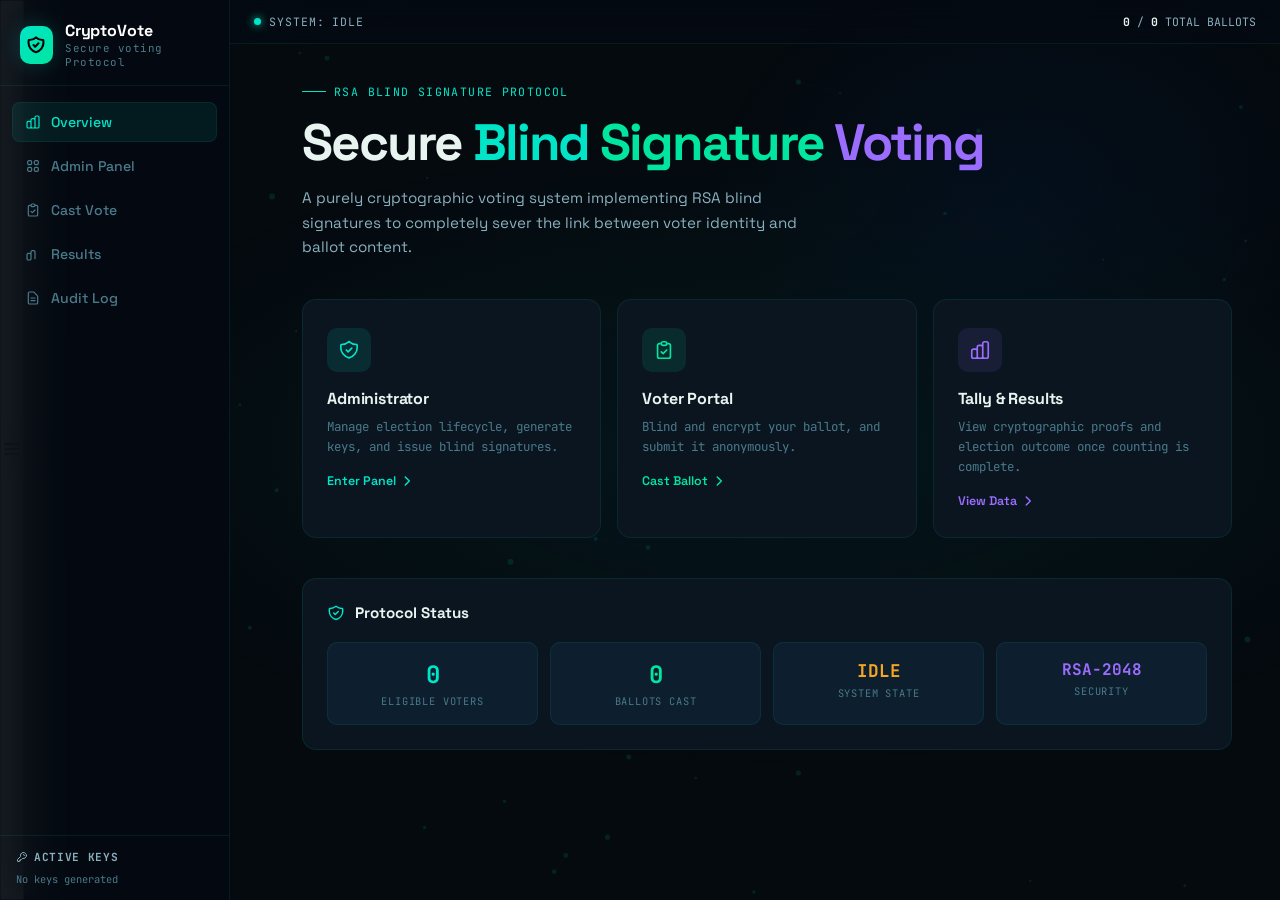
<file: index.html>
<!DOCTYPE html>
<html lang="en">
  <head>
    <meta charset="UTF-8" />
    <meta
      name="viewport"
      content="width=device-width, initial-scale=1.0, viewport-fit=cover"
    />
    <title>CryptoVote · Secure Blind Signature Voting</title>
    <link
      href="https://fonts.googleapis.com/css2?family=Space+Grotesk:wght@300;400;500;600;700&family=JetBrains+Mono:wght@400;500;700&display=swap"
      rel="stylesheet"
    />
    <link rel="stylesheet" href="css/style.css" />
  </head>
  <body>
    <!-- Animated network background -->
    <canvas id="network-canvas"></canvas>

    <div id="app-shell">
     <button id="menu-toggle" onclick="document.getElementById('sidebar').classList.toggle('open'); document.getElementById('sidebar-overlay').classList.toggle('open')">
  <svg width="20" height="20" fill="none" stroke="currentColor" viewBox="0 0 24 24" stroke-width="2">
    <path stroke-linecap="round" stroke-linejoin="round" d="M4 6h16M4 12h16M4 18h16"/>
  </svg>
</button>
<div id="sidebar-overlay" onclick="document.getElementById('sidebar').classList.remove('open'); this.classList.remove('open')"></div>
<div id="sidebar-overlay" onclick="document.getElementById('sidebar').classList.remove('open')"></div>
      <!-- Sidebar -->
      <aside id="sidebar">
        <div class="sidebar-brand">
          <div class="brand-icon">
            <svg
              width="20"
              height="20"
              fill="none"
              stroke="#000"
              viewBox="0 0 24 24"
              stroke-width="2.5"
            >
              <path
                stroke-linecap="round"
                stroke-linejoin="round"
                d="M9 12l2 2 4-4m5.618-4.016A11.955 11.955 0 0112 2.944a11.955 11.955 0 01-8.618 3.04A12.02 12.02 0 003 9c0 5.591 3.824 10.29 9 11.622 5.176-1.332 9-6.03 9-11.622 0-1.042-.133-2.052-.382-3.016z"
              />
            </svg>
          </div>
          <div>
            <div class="brand-name">CryptoVote</div>
            <div class="brand-sub">Secure voting Protocol</div>
          </div>
        </div>

        <nav class="sidebar-nav" id="sidebar-nav"></nav>

        <div class="sidebar-keys" id="sidebar-keys">
          <div class="sidebar-keys-title">
            <svg
              width="12"
              height="12"
              fill="none"
              stroke="currentColor"
              viewBox="0 0 24 24"
              stroke-width="2"
            >
              <path
                stroke-linecap="round"
                stroke-linejoin="round"
                d="M15 7a2 2 0 012 2m4 0a6 6 0 01-7.743 5.743L11 17H9v2H7v2H4a1 1 0 01-1-1v-2.586a1 1 0 01.293-.707l5.964-5.964A6 6 0 1121 9z"
              />
            </svg>
            Active Keys
          </div>
          <div
            id="keys-display"
            style="color: var(--text-muted); font-size: 0.65rem"
          >
            No keys generated
          </div>
        </div>
      </aside>

      <!-- Top bar -->
      <div id="top-bar">
        <div style="display: flex; align-items: center">
          <span class="status-dot" id="state-dot"></span>
          <span class="status-label" id="state-label">SYSTEM: IDLE</span>
        </div>
        <div class="topbar-right">
          <span class="topbar-count"
            ><span id="tb-cast">0</span> / <span id="tb-total">0</span> TOTAL
            BALLOTS</span
          >
        </div>
      </div>

      <!-- Main -->
      <main id="main-content">
        <div id="page-content" class="page-inner"></div>
      </main>
    </div>

    <!-- JavaScript Modules -->
    <script src="js/utiles.js"></script>
    <script src="js/api.js"></script>
    <script src="js/pages/home.js"></script>
    <script src="js/pages/admin.js"></script>
    <script src="js/pages/vote.js"></script>
    <script src="js/pages/results.js"></script>
    <script src="js/pages/audit.js"></script>
    <script src="js/app.js"></script>
  </body>
</html>
</file>
<file: css/style.css>
:root {
  --bg: #050a0f;
  --bg2: #070d14;
  --surface: #0a1520;
  --surface2: #0d1e2e;
  --surface3: #112233;
  --border: rgba(0, 200, 180, 0.1);
  --border2: rgba(0, 200, 180, 0.2);
  --text: #e8f4f0;
  --text-muted: #4a7a8a;
  --text-dim: #8ab0bf;
  --cyan: #00e5c8;
  --cyan-dim: rgba(0, 229, 200, 0.08);
  --cyan-glow: rgba(0, 229, 200, 0.2);
  --green: #00e5a0;
  --green-dim: rgba(0, 229, 160, 0.08);
  --purple: #9b6dff;
  --purple-dim: rgba(155, 109, 255, 0.08);
  --amber: #f5a623;
  --amber-dim: rgba(245, 166, 35, 0.08);
  --red: #ff4060;
  --red-dim: rgba(255, 64, 96, 0.08);
  --mono: "JetBrains Mono", monospace;
  --sans: "Space Grotesk", sans-serif;
}

* {
  box-sizing: border-box;
  margin: 0;
  padding: 0;
}

body {
  font-family: var(--sans);
  background: var(--bg);
  color: var(--text);
  min-height: 100vh;
  -webkit-font-smoothing: antialiased;
  overflow-x: hidden;
}

/* Network grid background */
body::before {
  content: "";
  position: fixed;
  inset: 0;
  background-image: radial-gradient(
      ellipse 80% 50% at 60% 50%,
      rgba(0, 80, 80, 0.18) 0%,
      transparent 70%
    ),
    radial-gradient(
      ellipse 40% 40% at 80% 20%,
      rgba(0, 50, 120, 0.12) 0%,
      transparent 60%
    );
  pointer-events: none;
  z-index: 0;
}

/* SVG network pattern overlay */
#network-canvas {
  position: fixed;
  inset: 0;
  z-index: 0;
  opacity: 0.18;
  pointer-events: none;
}

#app-shell {
  display: flex;
  min-height: 100vh;
  position: relative;
  z-index: 1;
}

/* Sidebar */
#sidebar {
  width: 230px;
  flex-shrink: 0;
  background: rgba(5, 10, 18, 0.92);
  border-right: 1px solid var(--border);
  display: flex;
  flex-direction: column;
  position: fixed;
  top: 0;
  left: 0;
  bottom: 0;
  z-index: 30;
  backdrop-filter: blur(20px);
}

.sidebar-brand {
  padding: 20px 20px 16px;
  border-bottom: 1px solid var(--border);
  display: flex;
  align-items: center;
  gap: 12px;
}
.brand-icon {
  width: 38px;
  height: 38px;
  background: linear-gradient(135deg, var(--cyan), var(--green));
  border-radius: 10px;
  display: flex;
  align-items: center;
  justify-content: center;
  box-shadow: 0 0 20px var(--cyan-glow);
}
.brand-name {
  font-weight: 700;
  font-size: 1rem;
  letter-spacing: -0.01em;
  color: #fff;
}
.brand-sub {
  font-size: 0.68rem;
  font-family: var(--mono);
  color: var(--text-muted);
  letter-spacing: 0.05em;
}

.sidebar-nav {
  padding: 16px 12px;
  flex: 1;
  display: flex;
  flex-direction: column;
  gap: 4px;
}
.nav-item {
  display: flex;
  align-items: center;
  gap: 10px;
  padding: 10px 12px;
  border-radius: 8px;
  font-size: 0.88rem;
  font-weight: 500;
  color: var(--text-muted);
  cursor: pointer;
  transition: all 0.15s;
  border: 1px solid transparent;
  text-decoration: none;
}
.nav-item:hover {
  color: var(--text-dim);
  background: var(--surface);
}
.nav-item.active {
  color: var(--cyan);
  background: var(--cyan-dim);
  border-color: var(--border);
}
.nav-item svg {
  flex-shrink: 0;
}

.sidebar-keys {
  padding: 14px 16px;
  border-top: 1px solid var(--border);
  font-family: var(--mono);
  font-size: 0.68rem;
  color: var(--text-muted);
}
.sidebar-keys-title {
  display: flex;
  align-items: center;
  gap: 6px;
  color: var(--text-dim);
  font-weight: 700;
  font-size: 0.7rem;
  letter-spacing: 0.06em;
  text-transform: uppercase;
  margin-bottom: 8px;
}
.key-val {
  color: var(--cyan);
  margin-top: 3px;
}

/* Top status bar */
#top-bar {
  position: fixed;
  top: 0;
  left: 230px;
  right: 0;
  height: 44px;
  background: rgba(5, 10, 18, 0.9);
  border-bottom: 1px solid var(--border);
  display: flex;
  align-items: center;
  justify-content: space-between;
  padding: 0 24px;
  z-index: 20;
  backdrop-filter: blur(12px);
  font-family: var(--mono);
  font-size: 0.72rem;
}
.status-dot {
  width: 7px;
  height: 7px;
  border-radius: 50%;
  background: var(--cyan);
  box-shadow: 0 0 8px var(--cyan);
  display: inline-block;
  margin-right: 8px;
}
.status-dot.amber {
  background: var(--amber);
  box-shadow: 0 0 8px var(--amber);
}
.status-dot.red {
  background: var(--red);
  box-shadow: 0 0 8px var(--red);
}
.status-label {
  color: var(--text-dim);
  letter-spacing: 0.08em;
}

.topbar-right {
  display: flex;
  align-items: center;
  gap: 20px;
  color: var(--text-muted);
}
.topbar-count {
  color: var(--text-dim);
}
.topbar-count span {
  color: var(--text);
  font-weight: 700;
}

/* Main content */
#main-content {
  margin-left: 230px;
  padding-top: 44px;
  min-height: 100vh;
  flex: 1;
}
.page-inner {
  padding: 40px 48px;
  max-width: 1100px;
}

/* Cards */
.card {
  background: var(--surface);
  border: 1px solid var(--border);
  border-radius: 14px;
  padding: 24px;
}
.card-sm {
  padding: 18px;
}

/* Buttons */
.btn {
  display: inline-flex;
  align-items: center;
  gap: 8px;
  padding: 10px 20px;
  border-radius: 8px;
  font-size: 0.85rem;
  font-weight: 600;
  cursor: pointer;
  border: none;
  transition: all 0.15s;
  font-family: var(--sans);
  letter-spacing: 0.01em;
  text-decoration: none;
}
.btn-cyan {
  background: linear-gradient(135deg, var(--cyan), var(--green));
  color: #000;
  box-shadow: 0 0 20px var(--cyan-glow);
}
.btn-cyan:hover {
  box-shadow: 0 0 32px var(--cyan-glow);
  filter: brightness(1.1);
}
.btn-purple {
  background: linear-gradient(135deg, var(--purple), #c06eff);
  color: #fff;
  box-shadow: 0 0 20px rgba(155, 109, 255, 0.3);
}
.btn-purple:hover {
  box-shadow: 0 0 32px rgba(155, 109, 255, 0.45);
  filter: brightness(1.1);
}
.btn-outline {
  background: transparent;
  border: 1px solid var(--border2);
  color: var(--text-dim);
}
.btn-outline:hover {
  border-color: var(--cyan);
  color: var(--cyan);
  background: var(--cyan-dim);
}
.btn-danger {
  background: transparent;
  border: 1px solid rgba(255, 64, 96, 0.3);
  color: var(--red);
}
.btn-danger:hover {
  background: var(--red-dim);
  border-color: rgba(255, 64, 96, 0.5);
}
.btn-full {
  width: 100%;
  justify-content: center;
  padding: 14px;
  font-size: 0.92rem;
}
.btn:disabled {
  opacity: 0.45;
  cursor: not-allowed;
}

/* Inputs */
input,
textarea,
select {
  background: var(--surface2);
  border: 1px solid var(--border);
  border-radius: 8px;
  padding: 10px 14px;
  color: var(--text);
  font-family: var(--mono);
  font-size: 0.82rem;
  width: 100%;
  outline: none;
  transition: border-color 0.15s, box-shadow 0.15s;
}
input:focus,
textarea:focus {
  border-color: var(--cyan);
  box-shadow: 0 0 0 2px rgba(0, 229, 200, 0.1);
}
input::placeholder,
textarea::placeholder {
  color: var(--text-muted);
}
label {
  display: block;
  font-size: 0.72rem;
  font-weight: 600;
  color: var(--text-dim);
  margin-bottom: 6px;
  letter-spacing: 0.07em;
  text-transform: uppercase;
}

/* Alerts */
.alert {
  border-radius: 10px;
  padding: 14px 16px;
  display: flex;
  gap: 10px;
  align-items: flex-start;
  font-size: 0.82rem;
}
.alert-amber {
  background: var(--amber-dim);
  border: 1px solid rgba(245, 166, 35, 0.2);
  color: #f5c66b;
}
.alert-red {
  background: var(--red-dim);
  border: 1px solid rgba(255, 64, 96, 0.2);
  color: #ff8099;
}
.alert-green {
  background: var(--green-dim);
  border: 1px solid rgba(0, 229, 160, 0.2);
  color: var(--green);
}
.alert-cyan {
  background: var(--cyan-dim);
  border: 1px solid rgba(0, 229, 200, 0.2);
  color: var(--cyan);
}

/* Page: HOME */
.hero-section {
  margin-bottom: 40px;
}
.hero-eyebrow {
  display: flex;
  align-items: center;
  gap: 8px;
  font-family: var(--mono);
  font-size: 0.72rem;
  color: var(--cyan);
  letter-spacing: 0.12em;
  text-transform: uppercase;
  margin-bottom: 16px;
}
.hero-eyebrow::before {
  content: "";
  width: 24px;
  height: 1px;
  background: var(--cyan);
}
.hero-title {
  font-size: clamp(2.2rem, 4vw, 3.2rem);
  font-weight: 700;
  letter-spacing: -0.04em;
  line-height: 1.08;
  margin-bottom: 16px;
}
.hero-title .c {
  color: var(--cyan);
}
.hero-title .g {
  color: var(--green);
}
.hero-title .p {
  color: var(--purple);
}
.hero-desc {
  color: var(--text-dim);
  font-size: 0.95rem;
  max-width: 520px;
  line-height: 1.6;
}

.feature-cards {
  display: grid;
  grid-template-columns: repeat(3, 1fr);
  gap: 16px;
  margin-bottom: 40px;
}
.feature-card {
  background: var(--surface);
  border: 1px solid var(--border);
  border-radius: 14px;
  padding: 28px 24px;
  cursor: pointer;
  transition: border-color 0.2s, box-shadow 0.2s;
  position: relative;
  overflow: hidden;
}
.feature-card::before {
  content: "";
  position: absolute;
  top: 0;
  left: 0;
  right: 0;
  height: 1px;
  background: linear-gradient(
    90deg,
    transparent,
    var(--card-accent, var(--cyan)),
    transparent
  );
  opacity: 0;
  transition: opacity 0.3s;
}
.feature-card:hover {
  border-color: var(--card-accent, var(--cyan));
  box-shadow: 0 0 32px rgba(0, 229, 200, 0.06);
}
.feature-card:hover::before {
  opacity: 1;
}
.feature-card-icon {
  width: 44px;
  height: 44px;
  border-radius: 10px;
  display: flex;
  align-items: center;
  justify-content: center;
  margin-bottom: 16px;
}
.feature-card h3 {
  font-size: 1rem;
  font-weight: 700;
  margin-bottom: 8px;
  letter-spacing: -0.01em;
}
.feature-card p {
  font-size: 0.78rem;
  color: var(--text-muted);
  font-family: var(--mono);
  line-height: 1.6;
  margin-bottom: 16px;
}
.feature-card-link {
  font-size: 0.78rem;
  font-weight: 600;
  display: flex;
  align-items: center;
  gap: 4px;
  cursor: pointer;
  text-decoration: none;
}

.protocol-status {
  background: var(--surface);
  border: 1px solid var(--border);
  border-radius: 14px;
  padding: 24px;
}
.protocol-status-title {
  display: flex;
  align-items: center;
  gap: 10px;
  font-weight: 700;
  font-size: 0.95rem;
  margin-bottom: 20px;
}
.status-grid {
  display: grid;
  grid-template-columns: repeat(4, 1fr);
  gap: 12px;
}
.status-tile {
  background: var(--surface2);
  border: 1px solid var(--border);
  border-radius: 10px;
  padding: 16px;
  text-align: center;
}
.status-tile-val {
  font-size: 1.5rem;
  font-weight: 700;
  font-family: var(--mono);
  margin-bottom: 4px;
}
.status-tile-label {
  font-size: 0.65rem;
  font-family: var(--mono);
  color: var(--text-muted);
  text-transform: uppercase;
  letter-spacing: 0.08em;
}

/* Page: ADMIN */
.admin-gate {
  max-width: 380px;
  margin: 60px auto;
  text-align: center;
}
.admin-gate-icon {
  width: 80px;
  height: 80px;
  border-radius: 50%;
  background: var(--amber-dim);
  border: 1px solid rgba(245, 166, 35, 0.3);
  display: flex;
  align-items: center;
  justify-content: center;
  margin: 0 auto 24px;
}
.page-title {
  font-size: 1.6rem;
  font-weight: 700;
  letter-spacing: -0.03em;
  margin-bottom: 6px;
}
.page-sub {
  font-size: 0.82rem;
  color: var(--text-muted);
  font-family: var(--mono);
  margin-bottom: 28px;
}

.admin-layout {
  display: grid;
  grid-template-columns: 1fr 280px;
  gap: 24px;
  align-items: start;
}
.session-control {
  background: var(--surface);
  border: 1px solid var(--border);
  border-radius: 14px;
  padding: 28px;
}
.session-title {
  display: flex;
  align-items: center;
  gap: 10px;
  font-weight: 700;
  font-size: 1rem;
  margin-bottom: 24px;
}
.step-item {
  display: flex;
  align-items: center;
  justify-content: space-between;
  padding: 16px 0;
  border-bottom: 1px solid var(--border);
}
.step-item:last-child {
  border-bottom: none;
}
.step-item.active {
  background: linear-gradient(90deg, var(--cyan-dim), transparent);
  margin: 0 -28px;
  padding: 16px 28px;
  border-radius: 8px;
}
.step-num {
  font-size: 0.78rem;
  color: var(--text-muted);
  font-family: var(--mono);
  margin-bottom: 2px;
}
.step-name {
  font-size: 0.92rem;
  font-weight: 600;
}
.step-desc {
  font-size: 0.75rem;
  color: var(--text-muted);
  font-family: var(--mono);
  margin-top: 3px;
}
.step-check {
  width: 28px;
  height: 28px;
  border-radius: 50%;
  border: 2px solid var(--border2);
  display: flex;
  align-items: center;
  justify-content: center;
  flex-shrink: 0;
}
.step-check.done {
  background: var(--green-dim);
  border-color: var(--green);
}
.step-check.active-step {
  background: var(--cyan-dim);
  border-color: var(--cyan);
  box-shadow: 0 0 12px var(--cyan-glow);
}

.keys-panel {
  display: flex;
  flex-direction: column;
  gap: 16px;
}
.keys-card {
  background: var(--surface);
  border: 1px solid var(--border);
  border-radius: 14px;
  padding: 20px;
}
.keys-card-title {
  font-size: 0.82rem;
  font-weight: 700;
  margin-bottom: 14px;
  letter-spacing: -0.01em;
}
.key-row {
  margin-bottom: 12px;
}
.key-row label {
  font-size: 0.65rem;
}
.key-display {
  background: var(--surface2);
  border: 1px solid var(--border);
  border-radius: 6px;
  padding: 8px 12px;
  font-family: var(--mono);
  font-size: 0.85rem;
  color: var(--cyan);
  letter-spacing: 0.05em;
}
.danger-card {
  background: rgba(255, 64, 96, 0.04);
  border: 1px solid rgba(255, 64, 96, 0.15);
  border-radius: 14px;
  padding: 20px;
}
.danger-title {
  display: flex;
  align-items: center;
  gap: 8px;
  color: var(--red);
  font-weight: 700;
  font-size: 0.82rem;
  margin-bottom: 8px;
}
.danger-desc {
  font-size: 0.75rem;
  color: var(--text-muted);
  font-family: var(--mono);
  margin-bottom: 14px;
  line-height: 1.5;
}

/* Admin setup form */
.setup-grid {
  display: grid;
  grid-template-columns: 1fr 1fr;
  gap: 12px;
}

/* Stats grid */
.stats-grid {
  display: grid;
  grid-template-columns: repeat(3, 1fr);
  gap: 12px;
  margin-bottom: 20px;
}
.stat-card {
  background: var(--surface2);
  border: 1px solid var(--border);
  border-radius: 10px;
  padding: 16px;
  text-align: center;
}
.stat-val {
  font-size: 1.8rem;
  font-weight: 700;
  font-family: var(--mono);
}
.stat-label {
  font-size: 0.65rem;
  font-family: var(--mono);
  color: var(--text-muted);
  text-transform: uppercase;
  letter-spacing: 0.07em;
  margin-top: 3px;
}

/* Page: VOTE */
.vote-container {
  max-width: 620px;
}
.vote-card {
  background: var(--surface);
  border: 1px solid var(--border);
  border-radius: 16px;
  padding: 32px;
}
.vote-section-title {
  display: flex;
  align-items: center;
  gap: 10px;
  font-size: 0.85rem;
  font-weight: 700;
  margin-bottom: 16px;
}
.section-num {
  width: 24px;
  height: 24px;
  border-radius: 6px;
  background: var(--cyan);
  color: #000;
  font-size: 0.7rem;
  font-weight: 800;
  display: flex;
  align-items: center;
  justify-content: center;
  font-family: var(--mono);
}
.score-grid {
  display: grid;
  grid-template-columns: repeat(11, 1fr);
  gap: 6px;
}
.score-btn {
  aspect-ratio: 1;
  border: 1px solid var(--border2);
  background: var(--surface2);
  border-radius: 8px;
  font-weight: 700;
  font-size: 0.88rem;
  color: var(--text-dim);
  cursor: pointer;
  transition: all 0.12s;
  font-family: var(--sans);
}
.score-btn:hover {
  border-color: var(--cyan);
  color: var(--cyan);
  background: var(--cyan-dim);
}
.score-btn.selected {
  border-color: var(--cyan);
  background: linear-gradient(
    135deg,
    rgba(0, 229, 200, 0.3),
    rgba(0, 229, 160, 0.2)
  );
  color: var(--cyan);
  box-shadow: 0 0 12px var(--cyan-glow);
}
.submit-btn {
  width: 100%;
  margin-top: 24px;
  background: linear-gradient(135deg, var(--cyan), var(--green));
  color: #000;
  font-weight: 700;
  font-size: 0.95rem;
  border: none;
  border-radius: 10px;
  padding: 16px;
  cursor: pointer;
  font-family: var(--sans);
  display: flex;
  align-items: center;
  justify-content: center;
  gap: 10px;
  transition: all 0.2s;
  box-shadow: 0 4px 24px rgba(0, 229, 200, 0.25);
}
.submit-btn:hover {
  box-shadow: 0 4px 36px rgba(0, 229, 200, 0.4);
  filter: brightness(1.05);
}
.submit-btn:disabled {
  opacity: 0.45;
  cursor: not-allowed;
}

/* Page: RESULTS */
.results-stats {
  display: grid;
  grid-template-columns: repeat(4, 1fr);
  gap: 14px;
  margin-bottom: 28px;
}
.r-stat {
  background: var(--surface);
  border: 1px solid var(--border);
  border-radius: 12px;
  padding: 18px 16px;
}
.r-stat-label {
  font-size: 0.65rem;
  font-family: var(--mono);
  color: var(--text-muted);
  text-transform: uppercase;
  letter-spacing: 0.07em;
  margin-bottom: 8px;
}
.r-stat-val {
  font-size: 1.6rem;
  font-weight: 700;
  font-family: var(--mono);
}

.chart-card {
  background: var(--surface);
  border: 1px solid var(--border);
  border-radius: 14px;
  padding: 28px;
  margin-bottom: 24px;
}
.chart-title {
  font-size: 0.92rem;
  font-weight: 700;
  margin-bottom: 24px;
  letter-spacing: -0.01em;
}

.bar-chart {
  display: flex;
  flex-direction: column;
  gap: 0;
}
.bar-row {
  display: flex;
  align-items: center;
  gap: 12px;
  padding: 7px 0;
  border-bottom: 1px solid rgba(0, 229, 200, 0.05);
}
.bar-row:last-child {
  border-bottom: none;
}
.bar-x-label {
  width: 20px;
  text-align: center;
  font-family: var(--mono);
  font-size: 0.75rem;
  color: var(--text-dim);
  flex-shrink: 0;
}
.bar-track {
  flex: 1;
  height: 6px;
  background: var(--surface2);
  border-radius: 3px;
  overflow: hidden;
}
.bar-fill {
  height: 100%;
  border-radius: 3px;
  transition: width 0.8s cubic-bezier(0.2, 0.9, 0.4, 1.1);
}
.bar-count {
  width: 40px;
  text-align: right;
  font-family: var(--mono);
  font-size: 0.72rem;
  color: var(--text-muted);
}

/* Audit table */
.audit-card {
  background: var(--surface);
  border: 1px solid var(--border);
  border-radius: 14px;
  overflow: hidden;
}
.audit-header {
  padding: 20px 24px;
  border-bottom: 1px solid var(--border);
  display: flex;
  align-items: center;
  gap: 8px;
  font-size: 0.88rem;
  font-weight: 700;
}
.audit-table {
  width: 100%;
  font-family: var(--mono);
  font-size: 0.72rem;
}
.audit-table th {
  padding: 10px 16px;
  text-align: left;
  color: var(--text-muted);
  font-size: 0.65rem;
  text-transform: uppercase;
  letter-spacing: 0.07em;
  border-bottom: 1px solid var(--border);
  font-weight: 500;
}
.audit-table td {
  padding: 10px 16px;
  border-bottom: 1px solid rgba(0, 229, 200, 0.04);
  color: var(--text-dim);
}
.audit-table tr:last-child td {
  border-bottom: none;
}
.audit-table td:first-child {
  color: var(--cyan);
  font-weight: 600;
}
.badge {
  display: inline-flex;
  align-items: center;
  padding: 2px 8px;
  border-radius: 4px;
  font-size: 0.62rem;
  font-weight: 700;
  letter-spacing: 0.04em;
}
.badge-green {
  background: var(--green-dim);
  color: var(--green);
  border: 1px solid rgba(0, 229, 160, 0.2);
}
.badge-red {
  background: var(--red-dim);
  color: var(--red);
  border: 1px solid rgba(255, 64, 96, 0.2);
}

/* Pulse loader */
.pulse {
  animation: pulse 1.6s ease-in-out infinite;
}
@keyframes pulse {
  0%,
  100% {
    opacity: 1;
  }
  50% {
    opacity: 0.35;
  }
}
.skeleton {
  background: var(--surface2);
  border-radius: 8px;
}

/* Pop in */
@keyframes pop {
  0% {
    transform: scale(0.7);
    opacity: 0;
  }
  70% {
    transform: scale(1.06);
  }
  100% {
    transform: scale(1);
    opacity: 1;
  }
}
.pop-in {
  animation: pop 0.4s cubic-bezier(0.34, 1.56, 0.64, 1) both;
}

/* Fade */
@keyframes fadeUp {
  from {
    opacity: 0;
    transform: translateY(12px);
  }
  to {
    opacity: 1;
    transform: none;
  }
}
.fade-up {
  animation: fadeUp 0.4s ease both;
}

/* Scrollbar */
::-webkit-scrollbar {
  width: 5px;
}
::-webkit-scrollbar-track {
  background: var(--bg);
}
::-webkit-scrollbar-thumb {
  background: var(--border2);
  border-radius: 3px;
}
/* ===================== MOBILE RESPONSIVE ===================== */
@media (max-width: 768px) {
  #menu-toggle {
    display: none;
  }

  #sidebar {
    width: 52px;
    visibility: visible;
    transform: none;
    border-right: 1px solid var(--border);
    background: #050a0f;
    overflow: hidden;
  }

  .brand-name,
  .brand-sub,
  .sidebar-keys,
  .nav-item span {
    display: none;
  }

  .sidebar-brand {
    padding: 16px 10px;
    justify-content: center;
  }

  .brand-icon {
    margin: 0;
  }

  .nav-item {
    justify-content: center;
    padding: 12px;
  }

  #top-bar {
    left: 52px;
  }

  #main-content {
    margin-left: 52px;
  }

  .page-inner {
    padding: 24px 12px;
  }

  .feature-cards {
    grid-template-columns: 1fr;
  }

  .status-grid {
    grid-template-columns: repeat(2, 1fr);
  }

  .results-stats {
    grid-template-columns: repeat(2, 1fr);
  }

  .admin-layout {
    grid-template-columns: 1fr;
  }

  .setup-grid {
    grid-template-columns: 1fr;
  }

  .stats-grid {
    grid-template-columns: repeat(2, 1fr);
  }

  .score-grid {
    grid-template-columns: repeat(6, 1fr);
  }
}
</file>
